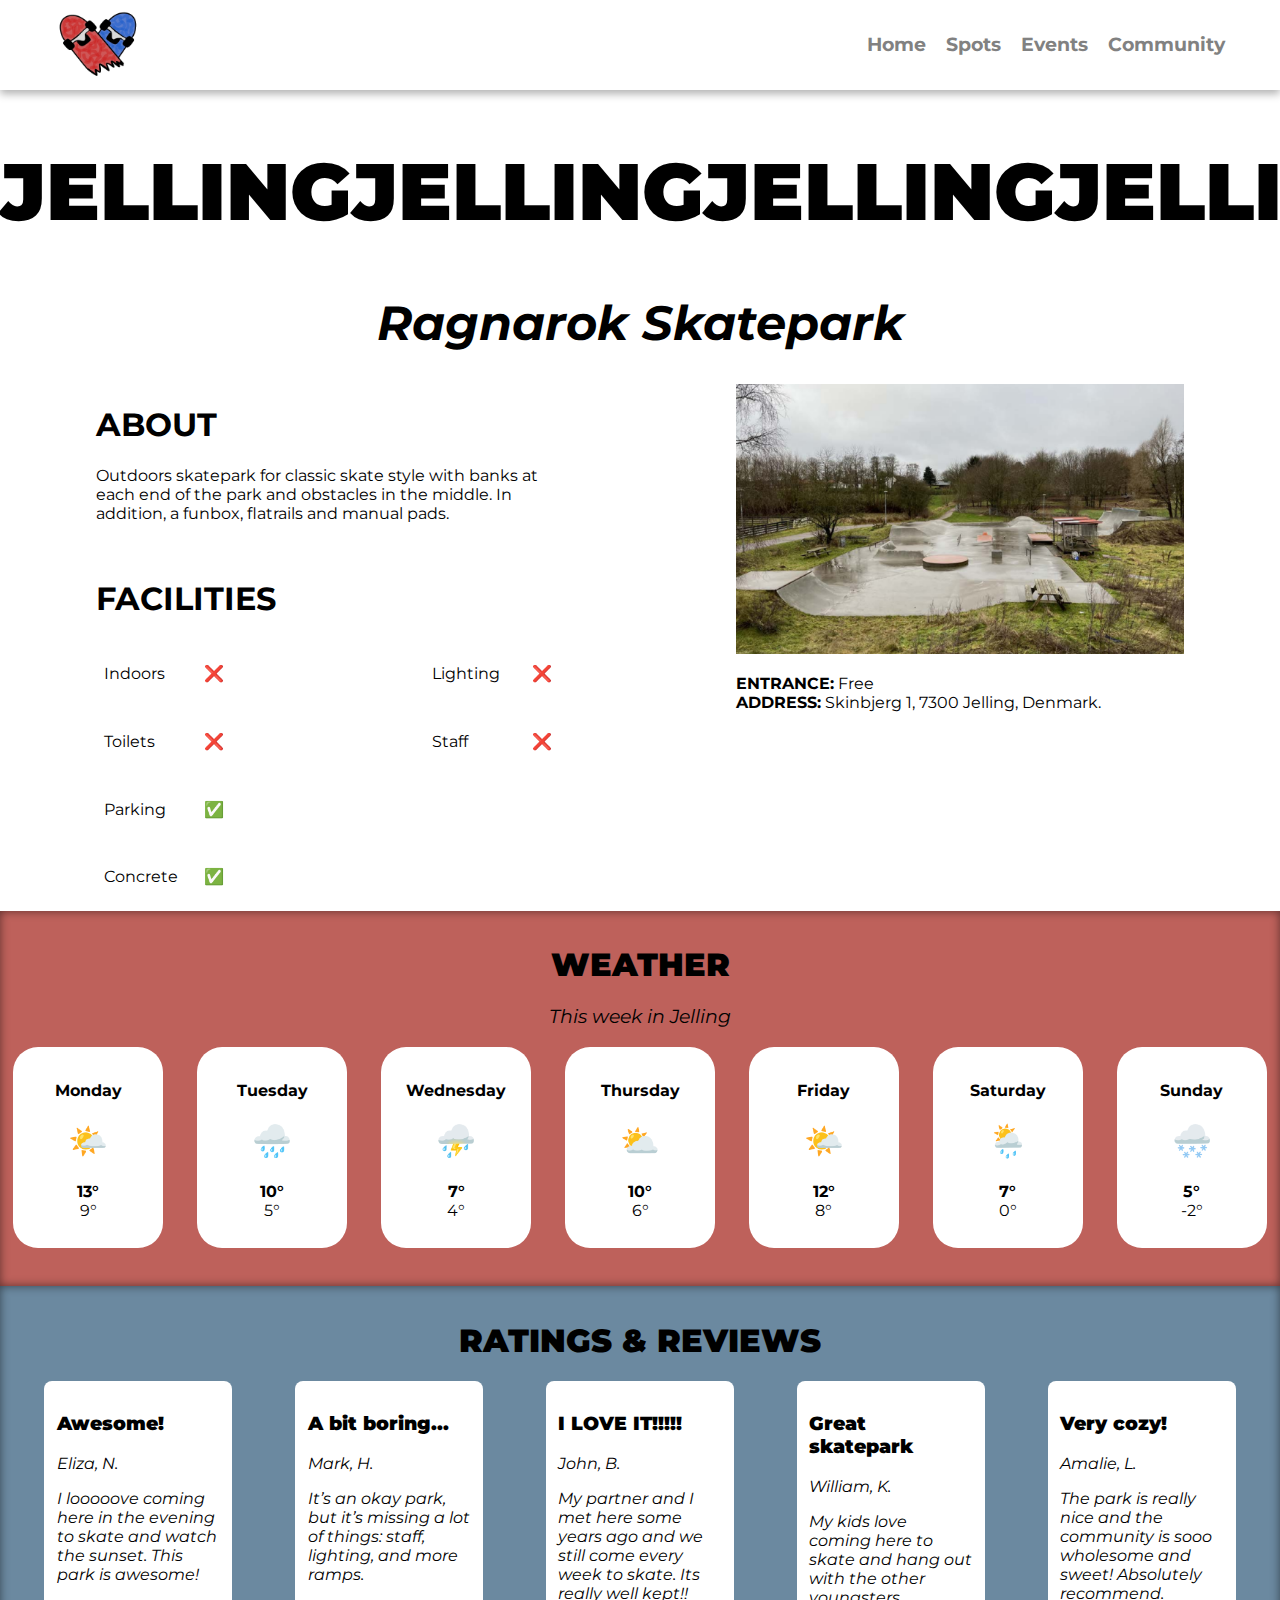
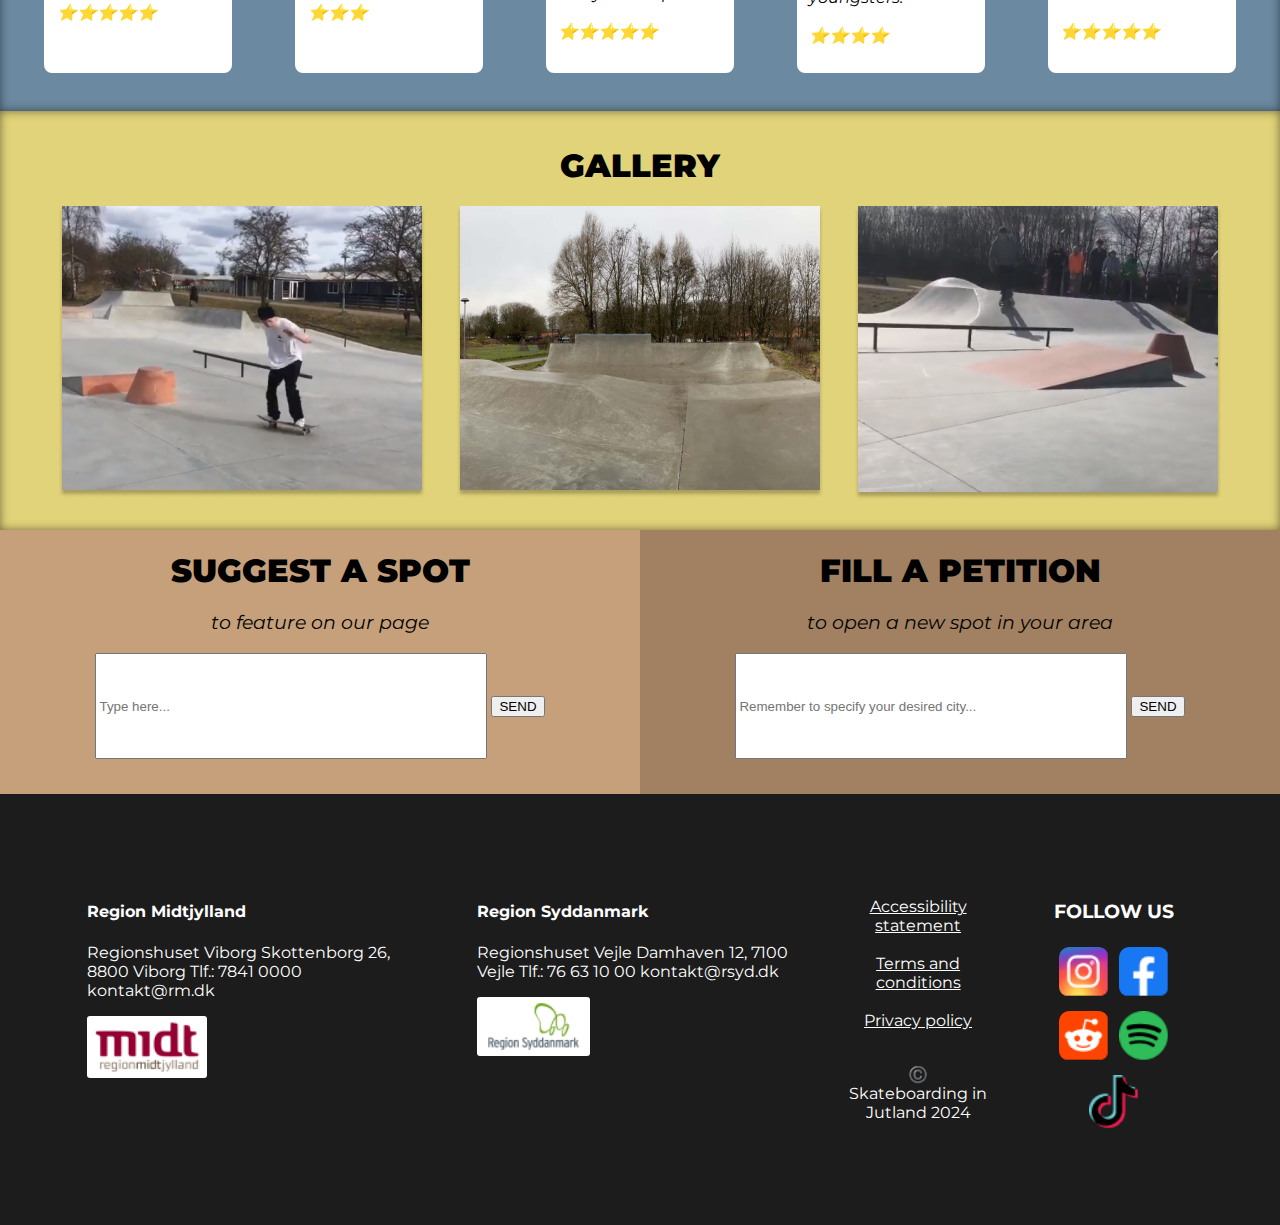
<file: spot1.html>
<!DOCTYPE html>
<html lang="en">
  <head>
    <meta charset="UTF-8" />
    <meta name="viewport" content="width=device-width, initial-scale=1.0" />
    <meta http-equiv="X-UA-Compatible" content="ie=edge" />
    <title>Skateboarding in Jutland - Spots</title>

		<link rel="preconnect" href="https://fonts.googleapis.com">
		<link rel="preconnect" href="https://fonts.gstatic.com" crossorigin>
		<link href="https://fonts.googleapis.com/css2?family=Montserrat:ital,wght@0,100;0,200;0,300;0,400;0,500;0,600;0,700;0,800;0,900;1,100;1,200;1,300;1,400;1,500;1,600;1,700;1,800;1,900&display=swap" rel="stylesheet">

    <link rel="stylesheet" href="style.css" />
    <link rel="stylesheet" href="style_spots.css" />
    <script src="main.js" defer></script>
    <script src="headerfooter.js" defer></script>
  </head>


  <body>
    <header>
      <div style="width: 15%; height: auto;">
        <a href="index.html"><img src="media/logo.png" id="logo" /></a>
      </div>
      <div>
        <span id="menu-icon">&#9776;</span>
        <nav>
          <a href="index.html"><h3 id="Home">Home</h3></a>
          <a href="spots.html"><h3 id="Spots">Spots</h3></a>
          <a href="events.html"><h3 id="Events">Events</h3></a>
          <a href="community.html"><h3 id="Community">Community</h3></a>
          <span id="close-icon">&times;</span>
        </nav>
      </div>
    </header>

    <main>
      <section id="spot-title-city">
        <h1>JELLINGJELLINGJELLINGJELLINGJE</h1>
      </section>

      <section id="spot-subtitle-city">
        <h1>Ragnarok Skatepark</h1>
      </section>

      <section id="spot-description">
        <div id="spot-description-column">
          <h1>ABOUT</h1>
          <p>Outdoors skatepark for classic skate style with banks at 
            each end of the park and obstacles in the middle. In addition, 
            a funbox, flatrails and manual pads.</p>
          <br>
          <h1>FACILITIES</h1>
          <div id="facilities-items-major-container">
            <div class="facilities-items-container">
              <div class="facilities-items">
                <p>Indoors</p>
                <p>❌</p>
              </div>
              <div class="facilities-items">
                <p>Toilets</p>
                <p>❌</p>
              </div>            
              <div class="facilities-items">
                <p>Parking</p>
                <p>✅</p>
              </div>
              <div class="facilities-items">
                <p>Concrete</p>
                <p>✅</p>
              </div>
            </div>
  
            <div class="facilities-items-container">
              <div class="facilities-items">
                <p>Lighting</p>
                <p>❌</p>
              </div>
              <div class="facilities-items">
                <p>Staff</p>
                <p>❌</p>
              </div>
            </div>
          </div>

        </div>

        <div id="spot-description-column">
          <div>
            <img src="media/jelling1.png" alt="Jelling" style="width: 100%;">
          </div>
          <div>
            <p>
              <strong>ENTRANCE:</strong> Free<br>

              <strong>ADDRESS:</strong> Skinbjerg 1, 7300 Jelling, Denmark.
            </p>
          </div>
        </div>
      </section>


      <section id="weather">
        <h1>WEATHER</h1>
        <h3>This week in Jelling</h3>

        <div id="weather-content">
          <div class="weather-day">
            <h4>Monday</h4>
            <h1>
              🌤️<br>
            </h1>
            <p>
              <strong>13°</strong><br>
              9°
            </p>
          </div>

          <div class="weather-day">
            <h4>Tuesday</h4>
            <h1>
              🌧️<br>
            </h1>
            <p>
              <strong>10°</strong><br>
              5°
            </p>
          </div>

          <div class="weather-day">
            <h4>Wednesday</h4>
            <h1>
              ⛈️<br>
            </h1>
            <p>
              <strong>7°</strong><br>
              4°
            </p>
          </div>

          <div class="weather-day">
            <h4>Thursday</h4>
            <h1>
              ⛅<br>
            </h1>
            <p>
              <strong>10°</strong><br>
              6°
            </p>
          </div>

          <div class="weather-day">
            <h4>Friday</h4>
            <h1>
              🌤️<br>
            </h1>
            <p>
              <strong>12°</strong><br>
              8°
            </p>
          </div>

          <div class="weather-day">
            <h4>Saturday</h4>
            <h1>
              🌦️<br>
            </h1>
            <p>
              <strong>7°</strong><br>
              0°
            </p>
          </div>

          <div class="weather-day">
            <h4>Sunday</h4>
            <h1>
              🌨️<br>
            </h1>
            <p>
              <strong>5°</strong><br>
              -2°
            </p>
          </div>

        </div>

      </section>


      <section id="ratings">
        <h1>RATINGS & REVIEWS</h1>

        <div id="ratings-content">
          <div class="ratings-content-item">
            <h3><strong>Awesome!</strong></h3>
            <p>
              Eliza, N.<br>
            </p>
            <p>
              I looooove coming here in the evening 
              to skate and watch the sunset. This 
              park is awesome!<br><br>
              ⭐⭐⭐⭐⭐
            </p>
          </div>

          <div class="ratings-content-item">
            <h3><strong>A bit boring...</strong></h3>
            <p>
              Mark, H.<br>
            </p>
            <p>
              It’s an okay park, but it’s missing 
              a lot of things: staff, lighting, and 
              more ramps.<br><br>
              ⭐⭐⭐
            </p>
          </div>

          <div class="ratings-content-item">
            <h3><strong>I LOVE IT!!!!!</strong></h3>
            <p>
              John, B.<br>
            </p>
            <p>
              My partner and I met here some years ago 
              and we still come every week to skate. 
              Its really well kept!!<br><br>
              ⭐⭐⭐⭐⭐
            </p>
          </div>

          <div class="ratings-content-item">
            <h3><strong>Great skatepark</strong></h3>
            <p>
              William, K.<br>
            </p>
            <p>
              My kids love coming here to skate 
              and hang out with the other youngsters.<br><br>
              ⭐⭐⭐⭐
            </p>
          </div>

          <div class="ratings-content-item">
            <h3><strong>Very cozy!</strong></h3>
            <p>
              Amalie, L.<br>
            </p>
            <p>
              The park is really nice and the 
              community is sooo wholesome and 
              sweet! Absolutely recommend.<br><br>
              ⭐⭐⭐⭐⭐
            </p>
          </div>
        </div>
      </section>


      <section id="gallery">
        <h1>GALLERY</h1>

        <div id="gallery-content">
          <div class="gallery-content-item">
            <img src="media/jelling3.png" alt="Jelling">
          </div>

          <div class="gallery-content-item">
            <img src="media/jelling4.png" alt="Jelling">
          </div>

          <div class="gallery-content-item">
            <img src="media/jelling5.png" alt="Jelling">
          </div>


        </div>
      </section>

      <section id="messages">
        <div class="suggestion">
          <h1>SUGGEST A SPOT</h1>
          <h3>to feature on our page</h3>
          <div>
            <input type="text" id="suggestion-box" name="suggestion" placeholder="Type here...">
            <button type="submit">SEND</button>
          </div>
        </div>

        <div class="petition">
          <h1>FILL A PETITION</h1>
          <h3>to open a new spot in your area</h3>
          <div>
            <input type="text" id="petition-box" name="petition" placeholder="Remember to specify your desired city...">
            <button type="submit">SEND</button>
          </div>
        </div>
      </section>


    </main>
    <div id="footerContainer"></div>
  </body>
</html>
</file>
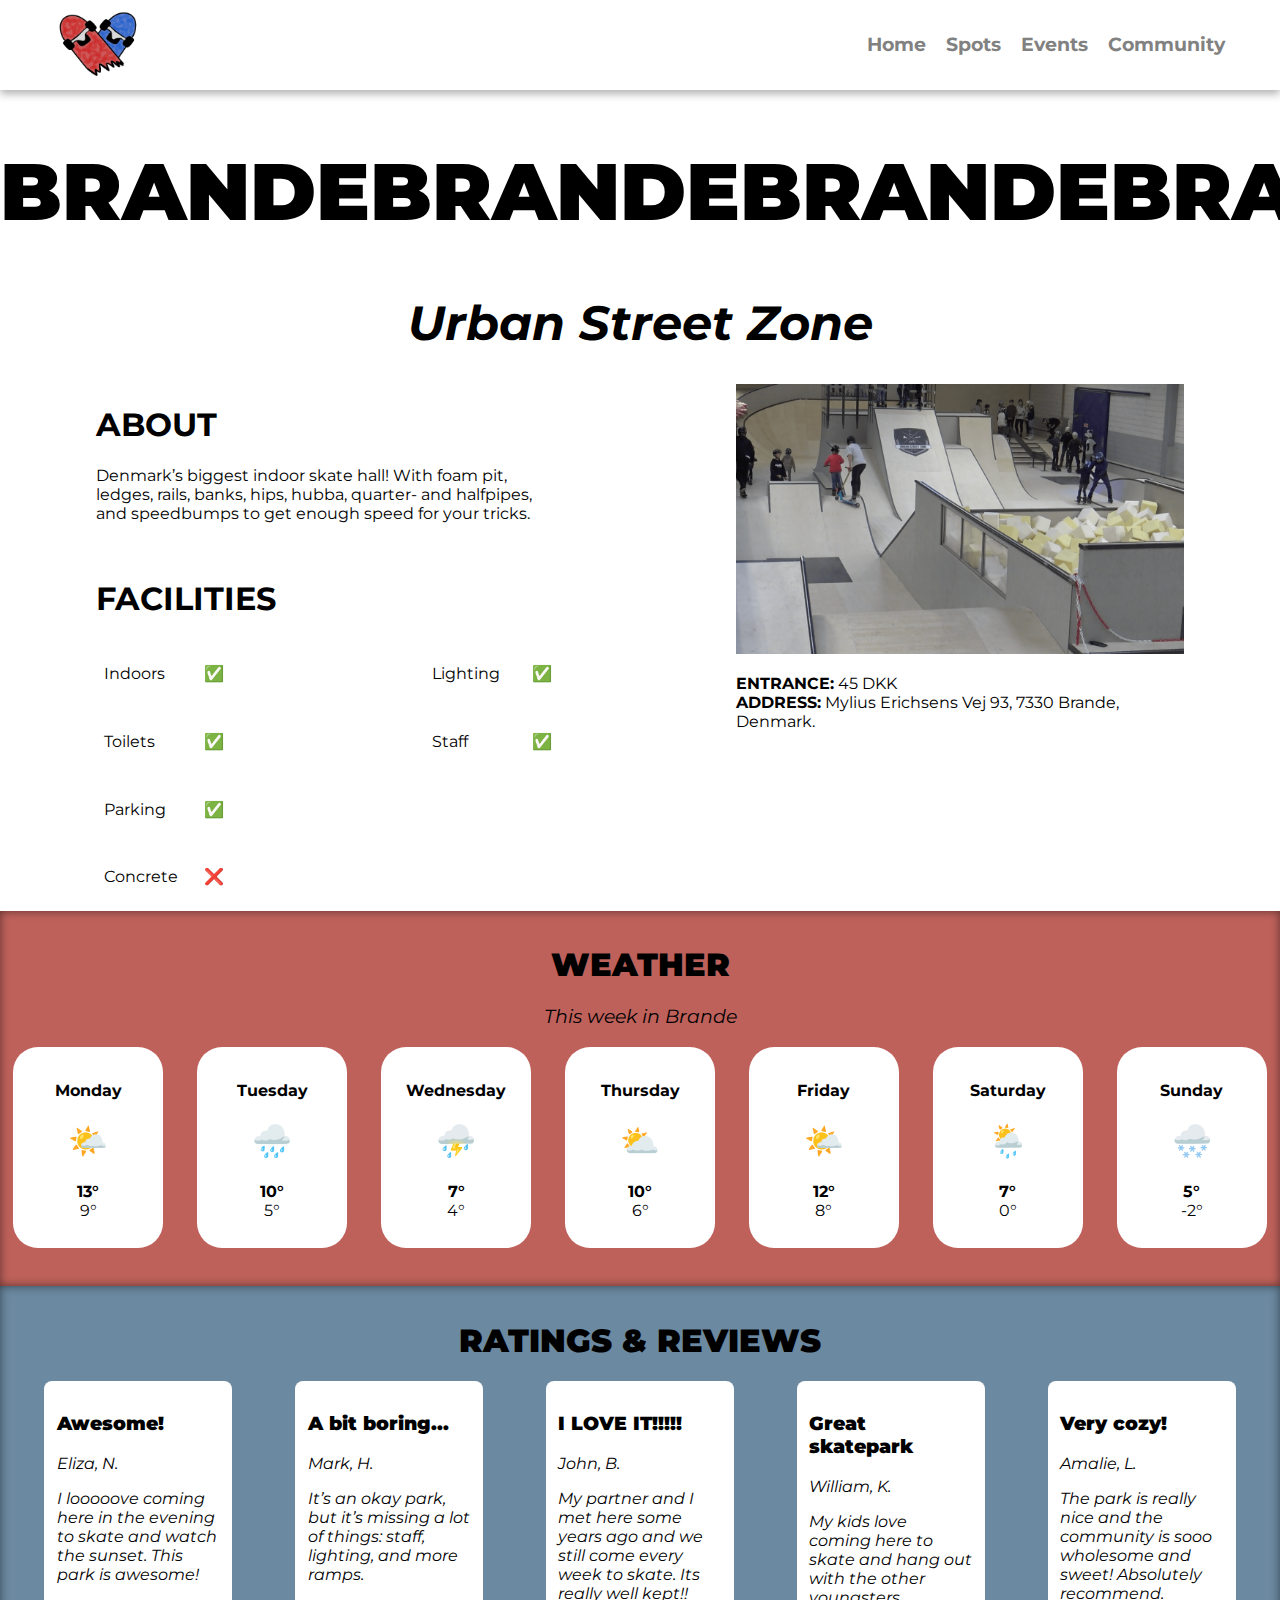
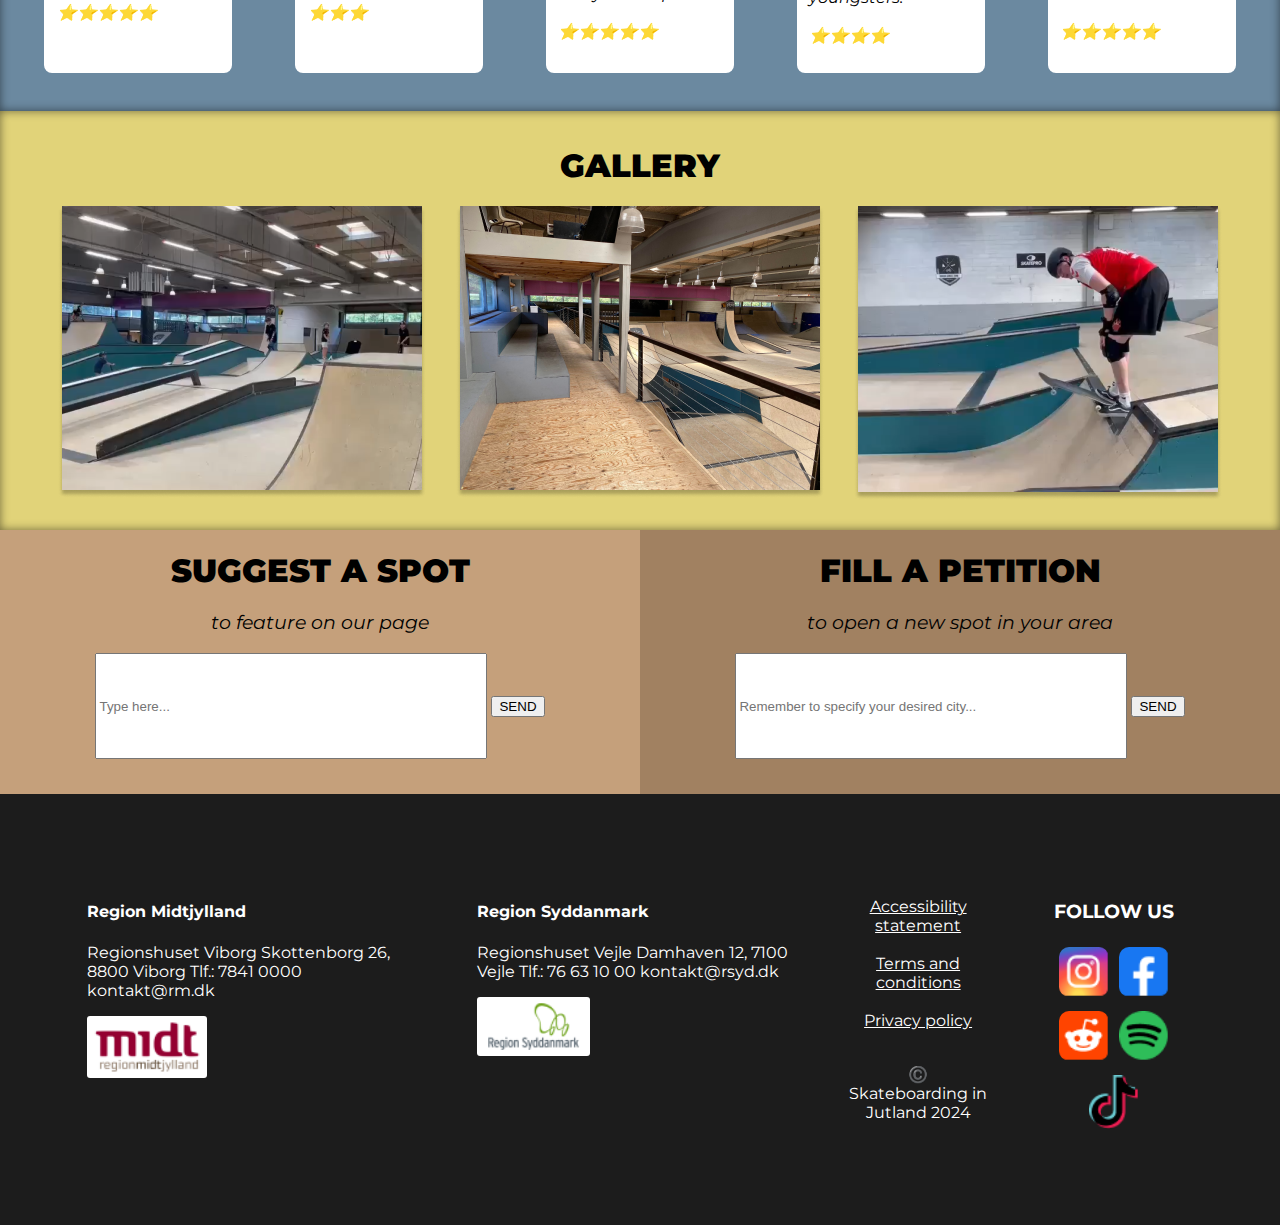
<file: spot2.html>
<!DOCTYPE html>
<html lang="en">
  <head>
    <meta charset="UTF-8" />
    <meta name="viewport" content="width=device-width, initial-scale=1.0" />
    <meta http-equiv="X-UA-Compatible" content="ie=edge" />
    <title>Skateboarding in Jutland - Spots</title>

		<link rel="preconnect" href="https://fonts.googleapis.com">
		<link rel="preconnect" href="https://fonts.gstatic.com" crossorigin>
		<link href="https://fonts.googleapis.com/css2?family=Montserrat:ital,wght@0,100;0,200;0,300;0,400;0,500;0,600;0,700;0,800;0,900;1,100;1,200;1,300;1,400;1,500;1,600;1,700;1,800;1,900&display=swap" rel="stylesheet">

    <link rel="stylesheet" href="style.css" />
    <link rel="stylesheet" href="style_spots.css" />
    <script src="main.js" defer></script>
    <script src="headerfooter.js" defer></script>
  </head>


  <body>
    <header>
      <div style="width: 15%; height: auto;">
        <a href="index.html"><img src="media/logo.png" id="logo" /></a>
      </div>
      <div>
        <span id="menu-icon">&#9776;</span>
        <nav>
          <a href="index.html"><h3 id="Home">Home</h3></a>
          <a href="spots.html"><h3 id="Spots">Spots</h3></a>
          <a href="events.html"><h3 id="Events">Events</h3></a>
          <a href="community.html"><h3 id="Community">Community</h3></a>
          <span id="close-icon">&times;</span>
        </nav>
      </div>
    </header>

    <main>
      <section id="spot-title-city">
        <h1>BRANDEBRANDEBRANDEBRANDE</h1>
      </section>

      <section id="spot-subtitle-city">
        <h1>Urban Street Zone</h1>
      </section>

      <section id="spot-description">
        <div id="spot-description-column">
          <h1>ABOUT</h1>
          <p>Denmark’s biggest indoor skate hall! With foam pit, 
            ledges, rails, banks, hips, hubba, quarter- and 
            halfpipes, and speedbumps to get enough speed for your tricks.</p>
          <br>
          <h1>FACILITIES</h1>
          <div id="facilities-items-major-container">
            <div class="facilities-items-container">
              <div class="facilities-items">
                <p>Indoors</p>
                <p>✅</p>
              </div>
              <div class="facilities-items">
                <p>Toilets</p>
                <p>✅</p>
              </div>            
              <div class="facilities-items">
                <p>Parking</p>
                <p>✅</p>
              </div>
              <div class="facilities-items">
                <p>Concrete</p>
                <p>❌</p>
              </div>
            </div>
  
            <div class="facilities-items-container">
              <div class="facilities-items">
                <p>Lighting</p>
                <p>✅</p>
              </div>
              <div class="facilities-items">
                <p>Staff</p>
                <p>✅</p>
              </div>
            </div>
          </div>

        </div>

        <div id="spot-description-column">
          <div>
            <img src="media/brande1.png" alt="Brande" style="width: 100%;">
          </div>
          <div>
            <p>
              <strong>ENTRANCE:</strong> 45 DKK<br>

              <strong>ADDRESS:</strong> Mylius Erichsens Vej 93, 7330 Brande, Denmark.
            </p>
          </div>
        </div>
      </section>


      <section id="weather">
        <h1>WEATHER</h1>
        <h3>This week in Brande</h3>

        <div id="weather-content">
          <div class="weather-day">
            <h4>Monday</h4>
            <h1>
              🌤️<br>
            </h1>
            <p>
              <strong>13°</strong><br>
              9°
            </p>
          </div>

          <div class="weather-day">
            <h4>Tuesday</h4>
            <h1>
              🌧️<br>
            </h1>
            <p>
              <strong>10°</strong><br>
              5°
            </p>
          </div>

          <div class="weather-day">
            <h4>Wednesday</h4>
            <h1>
              ⛈️<br>
            </h1>
            <p>
              <strong>7°</strong><br>
              4°
            </p>
          </div>

          <div class="weather-day">
            <h4>Thursday</h4>
            <h1>
              ⛅<br>
            </h1>
            <p>
              <strong>10°</strong><br>
              6°
            </p>
          </div>

          <div class="weather-day">
            <h4>Friday</h4>
            <h1>
              🌤️<br>
            </h1>
            <p>
              <strong>12°</strong><br>
              8°
            </p>
          </div>

          <div class="weather-day">
            <h4>Saturday</h4>
            <h1>
              🌦️<br>
            </h1>
            <p>
              <strong>7°</strong><br>
              0°
            </p>
          </div>

          <div class="weather-day">
            <h4>Sunday</h4>
            <h1>
              🌨️<br>
            </h1>
            <p>
              <strong>5°</strong><br>
              -2°
            </p>
          </div>

        </div>

      </section>


      <section id="ratings">
        <h1>RATINGS & REVIEWS</h1>

        <div id="ratings-content">
          <div class="ratings-content-item">
            <h3><strong>Awesome!</strong></h3>
            <p>
              Eliza, N.<br>
            </p>
            <p>
              I looooove coming here in the evening 
              to skate and watch the sunset. This 
              park is awesome!<br><br>
              ⭐⭐⭐⭐⭐
            </p>
          </div>

          <div class="ratings-content-item">
            <h3><strong>A bit boring...</strong></h3>
            <p>
              Mark, H.<br>
            </p>
            <p>
              It’s an okay park, but it’s missing 
              a lot of things: staff, lighting, and 
              more ramps.<br><br>
              ⭐⭐⭐
            </p>
          </div>

          <div class="ratings-content-item">
            <h3><strong>I LOVE IT!!!!!</strong></h3>
            <p>
              John, B.<br>
            </p>
            <p>
              My partner and I met here some years ago 
              and we still come every week to skate. 
              Its really well kept!!<br><br>
              ⭐⭐⭐⭐⭐
            </p>
          </div>

          <div class="ratings-content-item">
            <h3><strong>Great skatepark</strong></h3>
            <p>
              William, K.<br>
            </p>
            <p>
              My kids love coming here to skate 
              and hang out with the other youngsters.<br><br>
              ⭐⭐⭐⭐
            </p>
          </div>

          <div class="ratings-content-item">
            <h3><strong>Very cozy!</strong></h3>
            <p>
              Amalie, L.<br>
            </p>
            <p>
              The park is really nice and the 
              community is sooo wholesome and 
              sweet! Absolutely recommend.<br><br>
              ⭐⭐⭐⭐⭐
            </p>
          </div>
        </div>
      </section>


      <section id="gallery">
        <h1>GALLERY</h1>

        <div id="gallery-content">
          <div class="gallery-content-item">
            <img src="media/brande3.png" alt="Brande">
          </div>

          <div class="gallery-content-item">
            <img src="media/brande4.png" alt="Brande">
          </div>

          <div class="gallery-content-item">
            <img src="media/brande5.png" alt="Brande">
          </div>


        </div>
      </section>

      <section id="messages">
        <div class="suggestion">
          <h1>SUGGEST A SPOT</h1>
          <h3>to feature on our page</h3>
          <div>
            <input type="text" id="suggestion-box" name="suggestion" placeholder="Type here...">
            <button type="submit">SEND</button>
          </div>
        </div>

        <div class="petition">
          <h1>FILL A PETITION</h1>
          <h3>to open a new spot in your area</h3>
          <div>
            <input type="text" id="petition-box" name="petition" placeholder="Remember to specify your desired city...">
            <button type="submit">SEND</button>
          </div>
        </div>
      </section>


    </main>
    <div id="footerContainer"></div>
  </body>
</html>
</file>
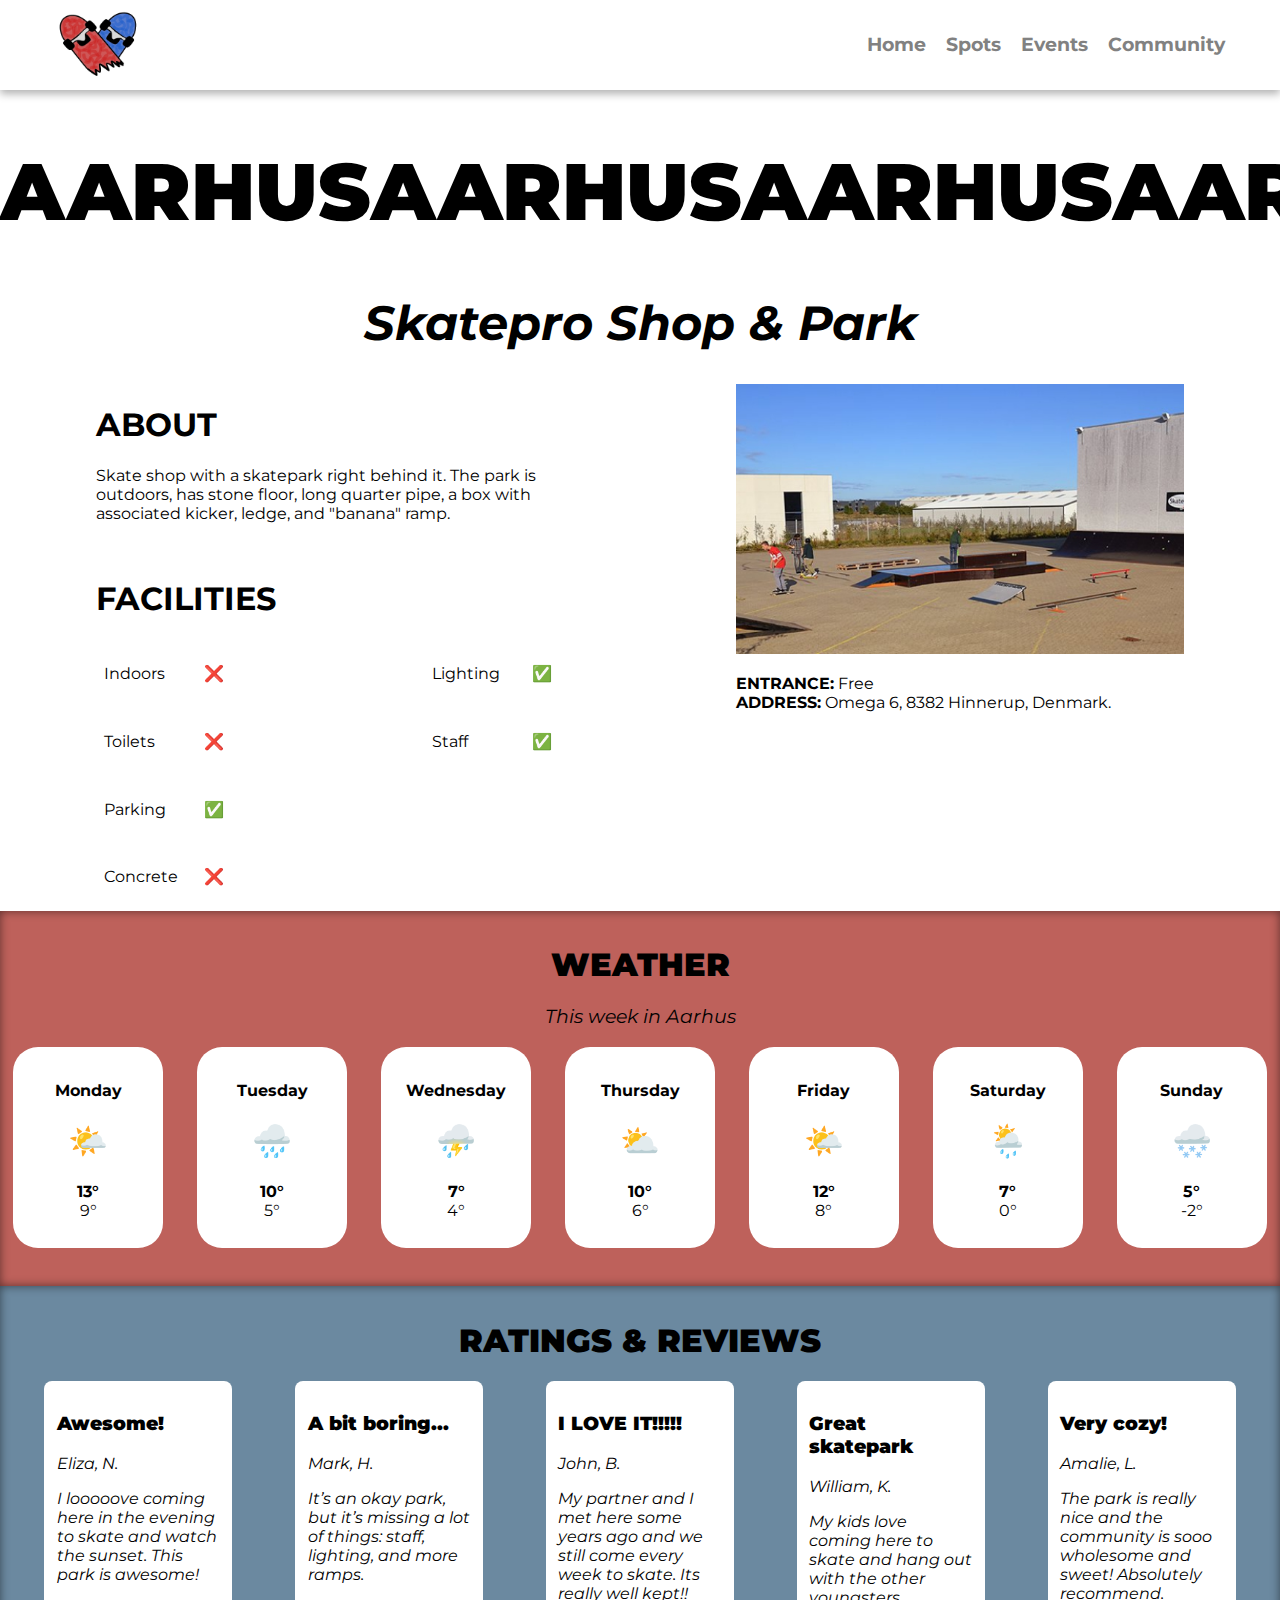
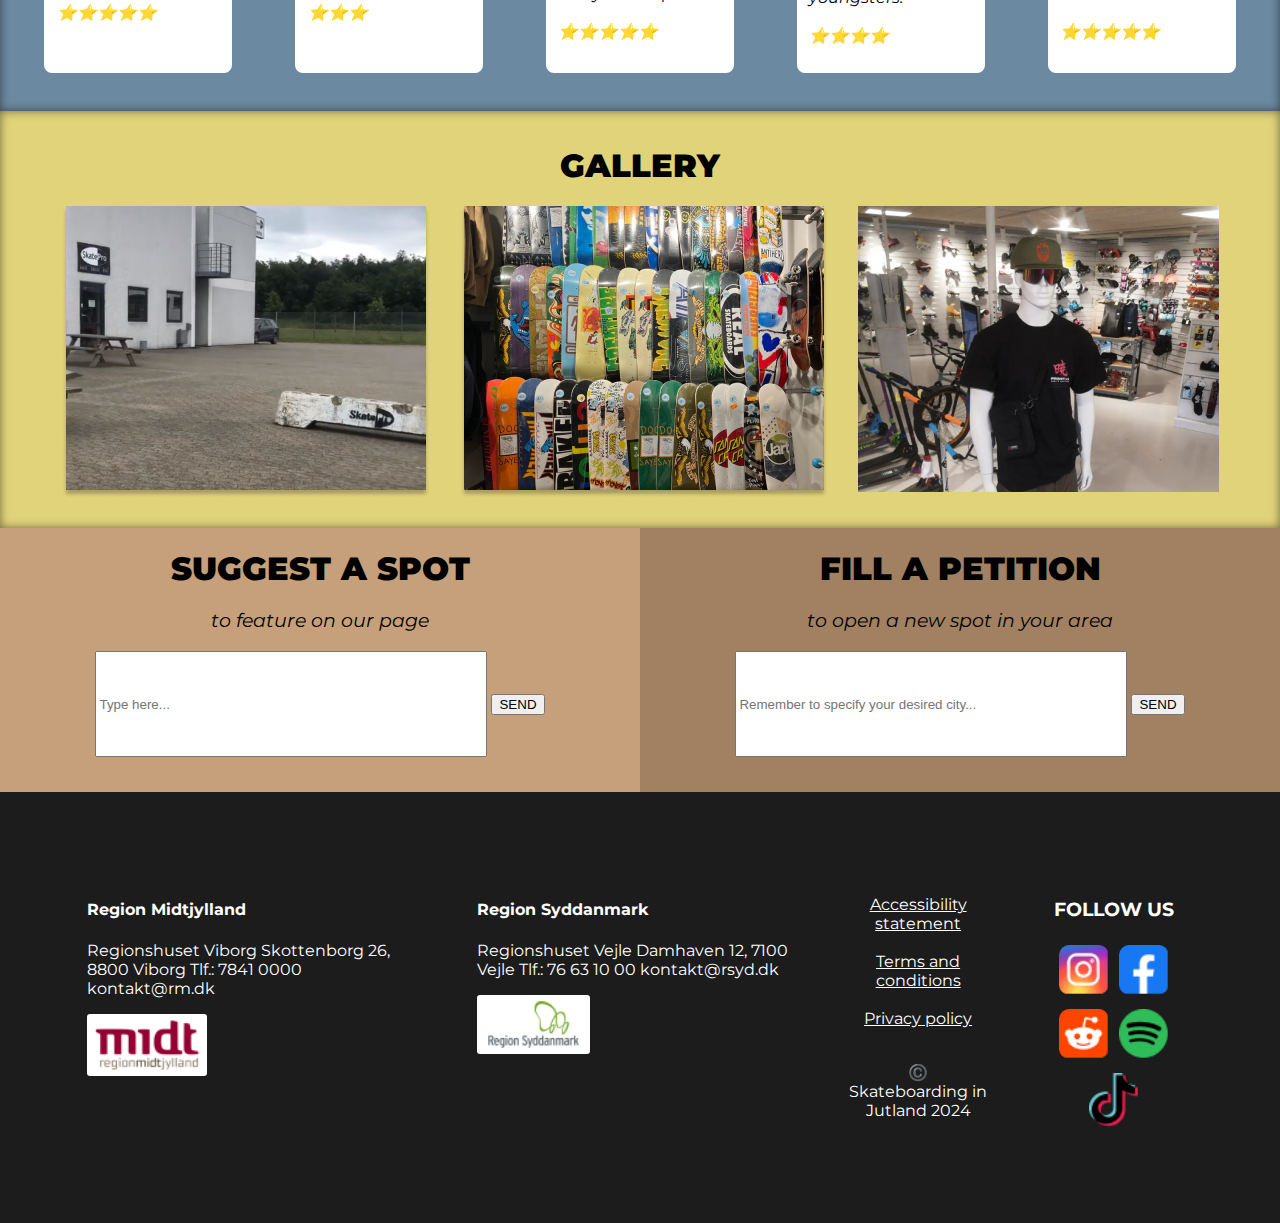
<file: spot3.html>
<!DOCTYPE html>
<html lang="en">
  <head>
    <meta charset="UTF-8" />
    <meta name="viewport" content="width=device-width, initial-scale=1.0" />
    <meta http-equiv="X-UA-Compatible" content="ie=edge" />
    <title>Skateboarding in Jutland - Spots</title>

		<link rel="preconnect" href="https://fonts.googleapis.com">
		<link rel="preconnect" href="https://fonts.gstatic.com" crossorigin>
		<link href="https://fonts.googleapis.com/css2?family=Montserrat:ital,wght@0,100;0,200;0,300;0,400;0,500;0,600;0,700;0,800;0,900;1,100;1,200;1,300;1,400;1,500;1,600;1,700;1,800;1,900&display=swap" rel="stylesheet">

    <link rel="stylesheet" href="style.css" />
    <link rel="stylesheet" href="style_spots.css" />
    <script src="main.js" defer></script>
    <script src="headerfooter.js" defer></script>
  </head>


  <body>
    <header>
      <div style="width: 15%; height: auto;">
        <a href="index.html"><img src="media/logo.png" id="logo" /></a>
      </div>
      <div>
        <span id="menu-icon">&#9776;</span>
        <nav>
          <a href="index.html"><h3 id="Home">Home</h3></a>
          <a href="spots.html"><h3 id="Spots">Spots</h3></a>
          <a href="events.html"><h3 id="Events">Events</h3></a>
          <a href="community.html"><h3 id="Community">Community</h3></a>
          <span id="close-icon">&times;</span>
        </nav>
      </div>
    </header>

    <main>
      <section id="spot-title-city">
        <h1>AARHUSAARHUSAARHUSAARHUS</h1>
      </section>

      <section id="spot-subtitle-city">
        <h1>Skatepro Shop & Park</h1>
      </section>

      <section id="spot-description">
        <div id="spot-description-column">
          <h1>ABOUT</h1>
          <p>Skate shop with a skatepark right behind it. 
            The park is outdoors, has stone floor, long quarter 
            pipe, a box with associated kicker, ledge, and "banana" ramp.</p>
          <br>
          <h1>FACILITIES</h1>
          <div id="facilities-items-major-container">
            <div class="facilities-items-container">
              <div class="facilities-items">
                <p>Indoors</p>
                <p>❌</p>
              </div>
              <div class="facilities-items">
                <p>Toilets</p>
                <p>❌</p>
              </div>            
              <div class="facilities-items">
                <p>Parking</p>
                <p>✅</p>
              </div>
              <div class="facilities-items">
                <p>Concrete</p>
                <p>❌</p>
              </div>
            </div>
  
            <div class="facilities-items-container">
              <div class="facilities-items">
                <p>Lighting</p>
                <p>✅</p>
              </div>
              <div class="facilities-items">
                <p>Staff</p>
                <p>✅</p>
              </div>
            </div>
          </div>

        </div>

        <div id="spot-description-column">
          <div>
            <img src="media/aarhus1.png" alt="Aarhus" style="width: 100%;">
          </div>
          <div>
            <p>
              <strong>ENTRANCE:</strong> Free<br>

              <strong>ADDRESS:</strong> Omega 6, 8382 Hinnerup, Denmark.
            </p>
          </div>
        </div>
      </section>


      <section id="weather">
        <h1>WEATHER</h1>
        <h3>This week in Aarhus</h3>

        <div id="weather-content">
          <div class="weather-day">
            <h4>Monday</h4>
            <h1>
              🌤️<br>
            </h1>
            <p>
              <strong>13°</strong><br>
              9°
            </p>
          </div>

          <div class="weather-day">
            <h4>Tuesday</h4>
            <h1>
              🌧️<br>
            </h1>
            <p>
              <strong>10°</strong><br>
              5°
            </p>
          </div>

          <div class="weather-day">
            <h4>Wednesday</h4>
            <h1>
              ⛈️<br>
            </h1>
            <p>
              <strong>7°</strong><br>
              4°
            </p>
          </div>

          <div class="weather-day">
            <h4>Thursday</h4>
            <h1>
              ⛅<br>
            </h1>
            <p>
              <strong>10°</strong><br>
              6°
            </p>
          </div>

          <div class="weather-day">
            <h4>Friday</h4>
            <h1>
              🌤️<br>
            </h1>
            <p>
              <strong>12°</strong><br>
              8°
            </p>
          </div>

          <div class="weather-day">
            <h4>Saturday</h4>
            <h1>
              🌦️<br>
            </h1>
            <p>
              <strong>7°</strong><br>
              0°
            </p>
          </div>

          <div class="weather-day">
            <h4>Sunday</h4>
            <h1>
              🌨️<br>
            </h1>
            <p>
              <strong>5°</strong><br>
              -2°
            </p>
          </div>

        </div>

      </section>


      <section id="ratings">
        <h1>RATINGS & REVIEWS</h1>

        <div id="ratings-content">
          <div class="ratings-content-item">
            <h3><strong>Awesome!</strong></h3>
            <p>
              Eliza, N.<br>
            </p>
            <p>
              I looooove coming here in the evening 
              to skate and watch the sunset. This 
              park is awesome!<br><br>
              ⭐⭐⭐⭐⭐
            </p>
          </div>

          <div class="ratings-content-item">
            <h3><strong>A bit boring...</strong></h3>
            <p>
              Mark, H.<br>
            </p>
            <p>
              It’s an okay park, but it’s missing 
              a lot of things: staff, lighting, and 
              more ramps.<br><br>
              ⭐⭐⭐
            </p>
          </div>

          <div class="ratings-content-item">
            <h3><strong>I LOVE IT!!!!!</strong></h3>
            <p>
              John, B.<br>
            </p>
            <p>
              My partner and I met here some years ago 
              and we still come every week to skate. 
              Its really well kept!!<br><br>
              ⭐⭐⭐⭐⭐
            </p>
          </div>

          <div class="ratings-content-item">
            <h3><strong>Great skatepark</strong></h3>
            <p>
              William, K.<br>
            </p>
            <p>
              My kids love coming here to skate 
              and hang out with the other youngsters.<br><br>
              ⭐⭐⭐⭐
            </p>
          </div>

          <div class="ratings-content-item">
            <h3><strong>Very cozy!</strong></h3>
            <p>
              Amalie, L.<br>
            </p>
            <p>
              The park is really nice and the 
              community is sooo wholesome and 
              sweet! Absolutely recommend.<br><br>
              ⭐⭐⭐⭐⭐
            </p>
          </div>
        </div>
      </section>


      <section id="gallery">
        <h1>GALLERY</h1>

        <div id="gallery-content">
          <div class="gallery-content-item">
            <img src="media/aarhus3.png" alt="Brande">
          </div>

          <div class="gallery-content-item">
            <img src="media/aarhus4.png" alt="Brande">
          </div>

          <div class="gallery-content-item">
            <img src="media/aarhus5.png" alt="Brande">
          </div>


        </div>
      </section>

      <section id="messages">
        <div class="suggestion">
          <h1>SUGGEST A SPOT</h1>
          <h3>to feature on our page</h3>
          <div>
            <input type="text" id="suggestion-box" name="suggestion" placeholder="Type here...">
            <button type="submit">SEND</button>
          </div>
        </div>

        <div class="petition">
          <h1>FILL A PETITION</h1>
          <h3>to open a new spot in your area</h3>
          <div>
            <input type="text" id="petition-box" name="petition" placeholder="Remember to specify your desired city...">
            <button type="submit">SEND</button>
          </div>
        </div>
      </section>


    </main>
    <div id="footerContainer"></div>
  </body>
</html>
</file>
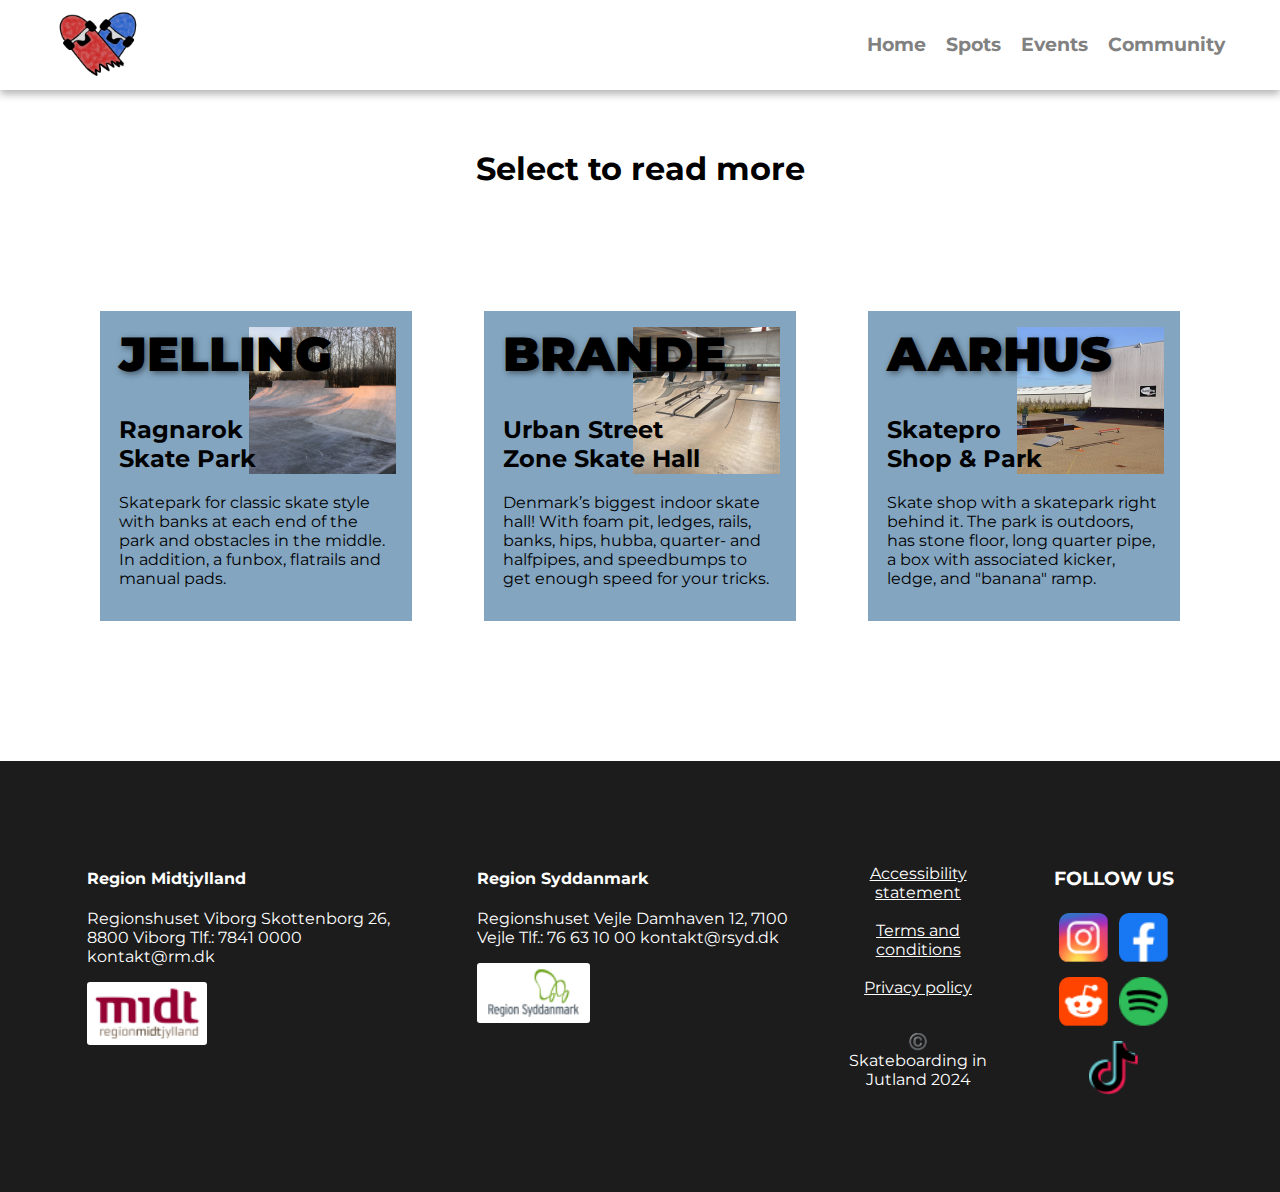
<file: spots.html>
<!DOCTYPE html>
<html lang="en">
  <head>
    <meta charset="UTF-8" />
    <meta name="viewport" content="width=device-width, initial-scale=1.0" />
    <meta http-equiv="X-UA-Compatible" content="ie=edge" />
    <title>Skateboarding in Jutland - Spots</title>

		<link rel="preconnect" href="https://fonts.googleapis.com">
		<link rel="preconnect" href="https://fonts.gstatic.com" crossorigin>
		<link href="https://fonts.googleapis.com/css2?family=Montserrat:ital,wght@0,100;0,200;0,300;0,400;0,500;0,600;0,700;0,800;0,900;1,100;1,200;1,300;1,400;1,500;1,600;1,700;1,800;1,900&display=swap" rel="stylesheet">

    <link rel="stylesheet" href="style.css" />
    <link rel="stylesheet" href="style_spots.css" />
    <script src="main.js" defer></script>
    <script src="headerfooter.js" defer></script>
  </head>


  <body>
    <header>
      <div style="width: 15%; height: auto;">
        <a href="index.html"><img src="media/logo.png" id="logo" /></a>
      </div>
      <div>
        <span id="menu-icon">&#9776;</span>
        <nav>
          <a href="index.html"><h3 id="Home">Home</h3></a>
          <a href="spots.html"><h3 id="Spots">Spots</h3></a>
          <a href="events.html"><h3 id="Events">Events</h3></a>
          <a href="community.html"><h3 id="Community">Community</h3></a>
          <span id="close-icon">&times;</span>
        </nav>
      </div>
    </header>

    <main>
      <div id="spots-title">
        <br>
        <br>
        <h1>Select to read more</h1>
        <br>
        <br>
      </div>

      <div id="spots-content">
        <a href="spot1.html">
          <div class="spots-content-box">
            <div><h1><strong>JELLING</strong></h1></div>
            <div><h2>Ragnarok <br>Skate Park</h2></div>
            <div><p>Skatepark for classic skate style with banks at each end of the park 
              and obstacles in the middle. In addition, a funbox, flatrails and manual pads.</p></div>
            <div class="spots-content-box-img">            
              <img
                src="media/spots1.png"
                alt="Jelling"/>
            </div>
          </div>
        </a>


        <a style="text-decoration: none;" href="spot2.html">
          <div class="spots-content-box">
            <div><h1><strong>BRANDE</strong></h1></div>
            <div><h2>Urban Street <br>Zone Skate Hall</h2></div>
            <div><p>Denmark’s biggest indoor skate hall! With foam pit, ledges, rails, banks, hips, hubba, 
              quarter- and halfpipes, and speedbumps to get enough speed for your tricks.</p></div>
            <div class="spots-content-box-img">            
              <img
                src="media/spots2.png"
                alt="Brande"/>
            </div>
          </div>
        </a>


        <a style="text-decoration: none;" href="spot3.html">
          <div class="spots-content-box">
            <div><h1><strong>AARHUS</strong></h1></div>
            <div><h2>Skatepro <br>Shop & Park</h2></div>
            <div><p>Skate shop with a skatepark right behind it. The park is outdoors, has stone floor, 
              long quarter pipe, a box with associated kicker, ledge, and "banana" ramp.</p></div>
            <div class="spots-content-box-img">            
              <img
                src="media/spots3.png"
                alt="Aarhus"/>
            </div>
          </div>
        </a>

      </div>
      <br>
      <br>
      <br>
      <br>
    </main>
    <div id="footerContainer"></div>
  </body>
</html>
</file>
<file: style.css>
body {
  margin: 0;
  font-family: 'Montserrat', sans-serif;
}

header {
  width: 100%;
  height: 30px;
  padding-top: 3.5%;
  padding-bottom: 3.5%;
  padding-left: 0.5%;
  padding-right: 3.5%;
  text-align: center;
  display: flex;
  justify-content: space-between;
  align-items: center;
  box-sizing: border-box;
  box-shadow: 0px 4px 8px rgba(0, 0, 0, 0.3);
}

#logo {
  width: 50%;
}

#section1 {
  position: relative;
  text-align: center;
  color: white;
}

#section1 div {
  position: relative;
}

#section1 h3 {
  position: absolute;
  top: 30%;
  left: 50%;
  transform: translate(-50%, -50%);
  margin: 0;
  z-index: 2;
  font-size: 2rem;
  color: #E94D41;
  text-shadow: 2px 2px 6px rgba(0, 0, 0, 0.5);
}

#section1 h1 {
  position: absolute;
  top: 50%;
  left: 50%;
  transform: translate(-50%, -50%);
  margin: 0;
  z-index: 2;
  font-size: 5rem;
  text-shadow: 2px 2px 6px rgba(0, 0, 0, 0.5);
  font-weight: 900;
}

#section1 img {
  width: 100%;
  filter: brightness(0.5);
  z-index: 1;
}

#section2 {
  padding: 5%;
}

#section2 h3 {
  font-size: 2rem;
}

#section2 p {
  font-size: 1.2rem;
}

#home-content {
  display: flex;
  flex-direction: row;
  justify-content: space-between;
}

#home-content-text {
  width: 65%;
}

#home-content-img {
  width: 25%;
}

nav {
  display: flex;
}

nav a {
  display: block;
  padding: 10px;
  text-decoration: none;
  color: #818181;
}

#menu-icon {
  font-size: 24px;
  cursor: pointer;
  display: none;
}

#close-icon {
  display: none;
}

footer {
  box-sizing: border-box;
}

.footer-div {
  display: flex;
  flex-direction: row;
  padding: 5%;
  background-color: #1C1C1C;
  color: white;
  box-sizing: border-box;

}

.footer-element {
  padding: 2%;

}

.footer-element-centered {
  padding: 2%;
  text-align: center;
}

.p-underlined {
  text-decoration: underline;
}

.social-icons {
  display: flex;
  flex-wrap: wrap;
  justify-content: center;
}

@media only screen and (max-width: 768px) {
  
  header {
    height: 3rem;
    padding-left: 3%;
    padding-right: 7%;
  }

  #logo {
    width: 50px;
  }

  nav {
    display: none;
    flex-direction: column;
    position: absolute;
    top: 70px; /* Adjust as needed */
    left: 0;
    width: 100%;
    background-color: #333;
    z-index: 5;
  }

  nav.show {
    display: flex;
  }

  #menu-icon {
    display: block;
  }

  #close-icon {
    color: white;
    font-size: 50px;
  }

  .footer-div {
    display: flex;
    flex-direction: column;
  }

  #section1 h3 {
    position: absolute;
    top: 30%;
    left: 50%;
    transform: translate(-50%, -50%);
    margin: 0;
    z-index: 2;
    font-size: 1rem;
    color: #E94D41;
    text-shadow: 2px 2px 6px rgba(0, 0, 0, 0.5);
}

#section1 h1 {
    position: absolute;
    top: 60%;
    left: 50%;
    transform: translate(-50%, -50%);
    margin: 0;
    z-index: 2;
    font-size: 2rem;
    text-shadow: 2px 2px 6px rgba(0, 0, 0, 0.5);
    font-weight: 900;
}

#section2 {
  padding-right: 8%;
}

#home-content {
  display: flex;
  flex-direction: column;
}

#home-content-text {
  width: 100%;
}

#home-content-img {
  width: 100%;
}

}
</file>
<file: style_spots.css>
#spots-content {
  display: flex;
  flex-direction: row;
  justify-content: space-around;
  padding: 5%;
}

#spots-content a {
  text-decoration: none; 
  width: 27%;
}

.spots-content-box {
  background-color: #83a5c0;
  height: 17rem;
  padding: 6%;
  position: relative;
  z-index: -2;
}

.spots-content-box div h1 {
  font-weight: 800;
  font-size: 3rem;
  color: black;
  margin-top: -5px;
  text-shadow: 2px 2px 6px rgba(0, 0, 0, 0.5);

}

.spots-content-box div h2 {
  color: black;
}

.spots-content-box div p {
  color: black;
}

.spots-content-box-img {
  position: absolute;
  top: 0;
  right: 0;
  padding: 5%;
  z-index: -1;
}

#spots-title {
  text-align: center;
}


@media only screen and (max-width: 768px) {
  #spots-content {
    display: flex;
    flex-direction: column;
    justify-content: space-around;
    padding: 5%;
  }

  #spots-content a {
    text-decoration: none; 
    width: 100%;
  }

  .spots-content-box {
    margin-top: 5px;
    margin-bottom: 25px;
  }

}


/* here starts spot 1: Jelling */

#spot-title-city h1 {
  font-size: 5rem;
  font-weight: 900;
  box-sizing: border-box;
}

#spot-subtitle-city h1 {
  font-size: 3rem;
  font-style: italic;
  text-align: center;
}

#facilities-items-major-container {
  display: flex;
  justify-content: space-between;
}

#facilities-items-container {
  flex: 0 0 48%;
}

.facilities-items {
  display: flex;
  flex-direction: row;
  justify-content: space-between;
  padding: 7%;
  width: 120px;
}


#spot-description {
  display: flex;
  flex-direction: row;
  padding: 0%;
  justify-content: space-around;
}

#spot-description-column {
  width: 35%;
}



#weather {
  background-color: #BE615B;
  box-shadow: inset 0 0 10px rgba(0, 0, 0, 0.5);
  text-align: center;
  padding: 1%;
}

#weather h1 {
  font-size: 2rem;
  font-weight: 900;
}

#weather h3 {
  font-style: italic;
  font-weight: 400;
}

#weather-content {
  display: flex;
  flex-direction: row;
  justify-content: space-between;
  padding-bottom: 2%;
}

.weather-day {
  background-color: white;
  border-radius: 25px;
  padding: 1%;
  width: 10%;
}


#ratings {
  background-color: #6B89A0;
  box-shadow: inset 0 0 10px rgba(0, 0, 0, 0.5);
  text-align: center;
  padding: 1%;
}

#ratings h1 {
  font-size: 2rem;
  font-weight: 900;
}

#ratings-content {
  display: flex;
  flex-direction: row;
  justify-content: space-around;
  padding-bottom: 2%;
}

.ratings-content-item {
  background-color: white;
  border-radius: 8px;
  padding: 1%;
  width: 13%;
  text-align: left;
}

.ratings-content-item p {
font-style: italic;
}


#gallery {
  background-color: #E1D379;
  box-shadow: inset 0 0 10px rgba(0, 0, 0, 0.5);
  padding-top: 1%;

}

#gallery h1 {
  font-size: 2rem;
  font-weight: 900;
  text-align: center;
}

#gallery-content {
  display: flex;
  flex-direction: row;
  padding-bottom: 2%;
  padding-left: 5%;
  padding-right: 5%;
  justify-content: center;

}

.gallery-content-item {
  padding-left: 15px;
  padding-right: 15px;
}



#messages {
  display: flex;
  flex-direction: row;
  text-align: center;
  justify-content: space-around;
}

#messages h1 {
  font-size: 2rem;
  font-weight: 900;
}

#messages h3 {
  font-style: italic;
  font-weight: 400;
}

#suggestion-box {
  width: 60%;
  height: 100px;
}

#petition-box {
  width: 60%;
  height: 100px;
}

.suggestion {
  background-color: #C5A07B;
  width: 50%;
  padding-bottom: 35px;
}

.petition {
  background-color: #A18161;
  width: 50%;
  padding-bottom: 35px;
}
</file>
